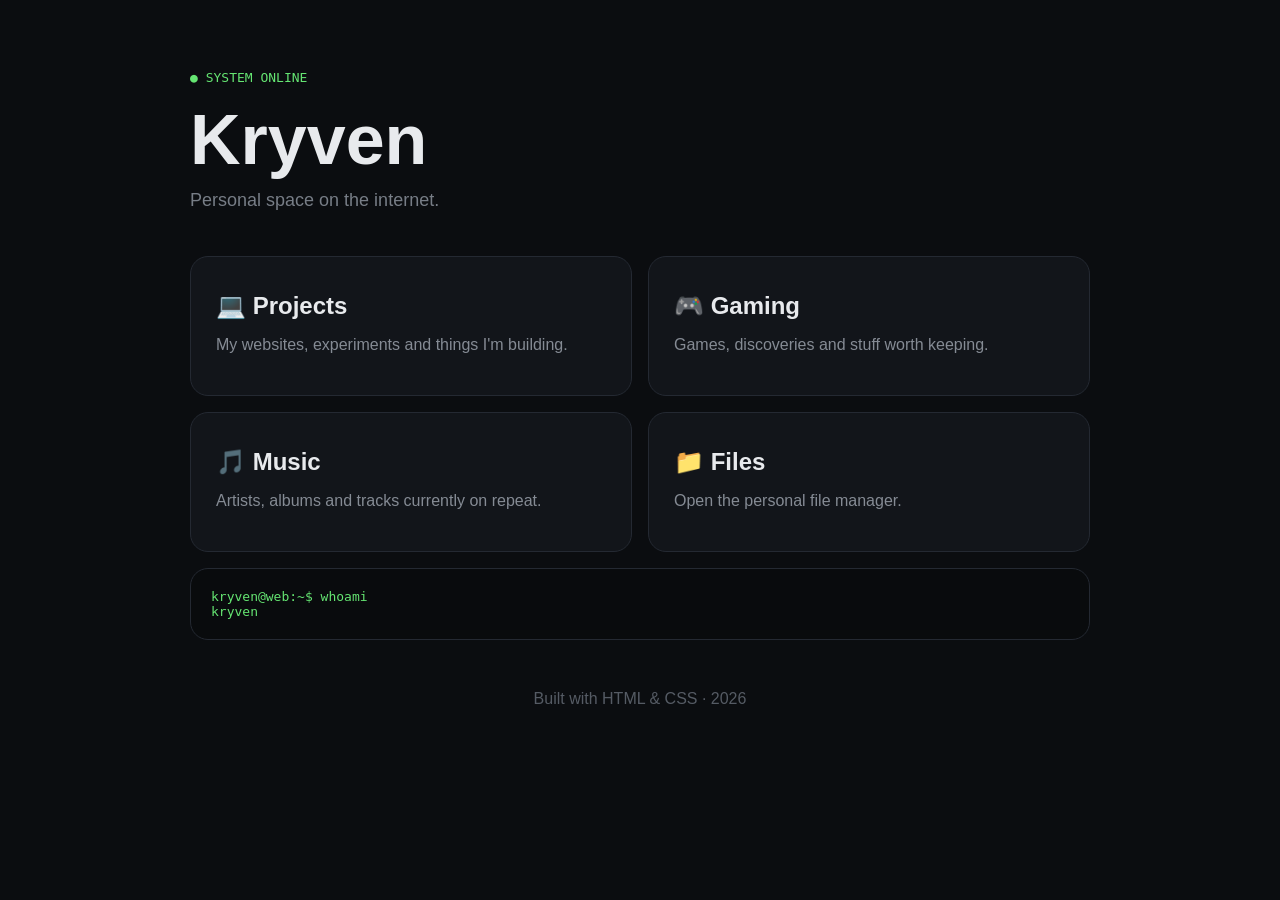
<file: index.html>
<!DOCTYPE html>
<html lang="ru">
<head>
<meta charset="UTF-8">
<meta name="viewport" content="width=device-width, initial-scale=1.0">
<title>Kryven // Home</title>

<style>
* {
    box-sizing: border-box;
}

body {
    margin: 0;
    min-height: 100vh;
    background: #0b0d10;
    color: #e8eaed;
    font-family: Arial, sans-serif;
}

.container {
    width: 90%;
    max-width: 900px;
    margin: auto;
    padding: 70px 0;
}

.status {
    color: #65e572;
    font-family: monospace;
    margin-bottom: 15px;
}

h1 {
    font-size: 70px;
    margin: 0;
}

.subtitle {
    color: #777d86;
    font-size: 18px;
    margin: 10px 0 45px;
}

.grid {
    display: grid;
    grid-template-columns: 1fr 1fr;
    gap: 16px;
}

.card {
    display: block;
    background: #12151a;
    border: 1px solid #242932;
    border-radius: 18px;
    padding: 25px;
    color: inherit;
    text-decoration: none;
    transition: 0.2s;
}

.card:hover {
    transform: translateY(-3px);
    border-color: #59616d;
}

.card h2 {
    margin: 10px 0;
}

.card p {
    color: #858b94;
}

.terminal {
    margin-top: 16px;
    padding: 20px;
    border-radius: 18px;
    background: #090b0d;
    border: 1px solid #242932;
    color: #65e572;
    font-family: monospace;
}

footer {
    margin-top: 50px;
    text-align: center;
    color: #555b64;
}

@media (max-width: 600px) {
    .grid {
        grid-template-columns: 1fr;
    }

    h1 {
        font-size: 50px;
    }
}
</style>
</head>

<body>

<div class="container">

<div class="status">● SYSTEM ONLINE</div>

<h1>Kryven</h1>

<div class="subtitle">
Personal space on the internet.
</div>

<div class="grid">

<a href="#" class="card">
<h2>💻 Projects</h2>
<p>My websites, experiments and things I'm building.</p>
</a>

<a href="#" class="card">
<h2>🎮 Gaming</h2>
<p>Games, discoveries and stuff worth keeping.</p>
</a>

<a href="#" class="card">
<h2>🎵 Music</h2>
<p>Artists, albums and tracks currently on repeat.</p>
</a>

<a href="files.html" class="card">
<h2>📁 Files</h2>
<p>Open the personal file manager.</p>
</a>

</div>

<div class="terminal">
kryven@web:~$ whoami<br>
kryven
</div>

<footer>
Built with HTML & CSS · 2026
</footer>

</div>

</body>
</html>
</file>
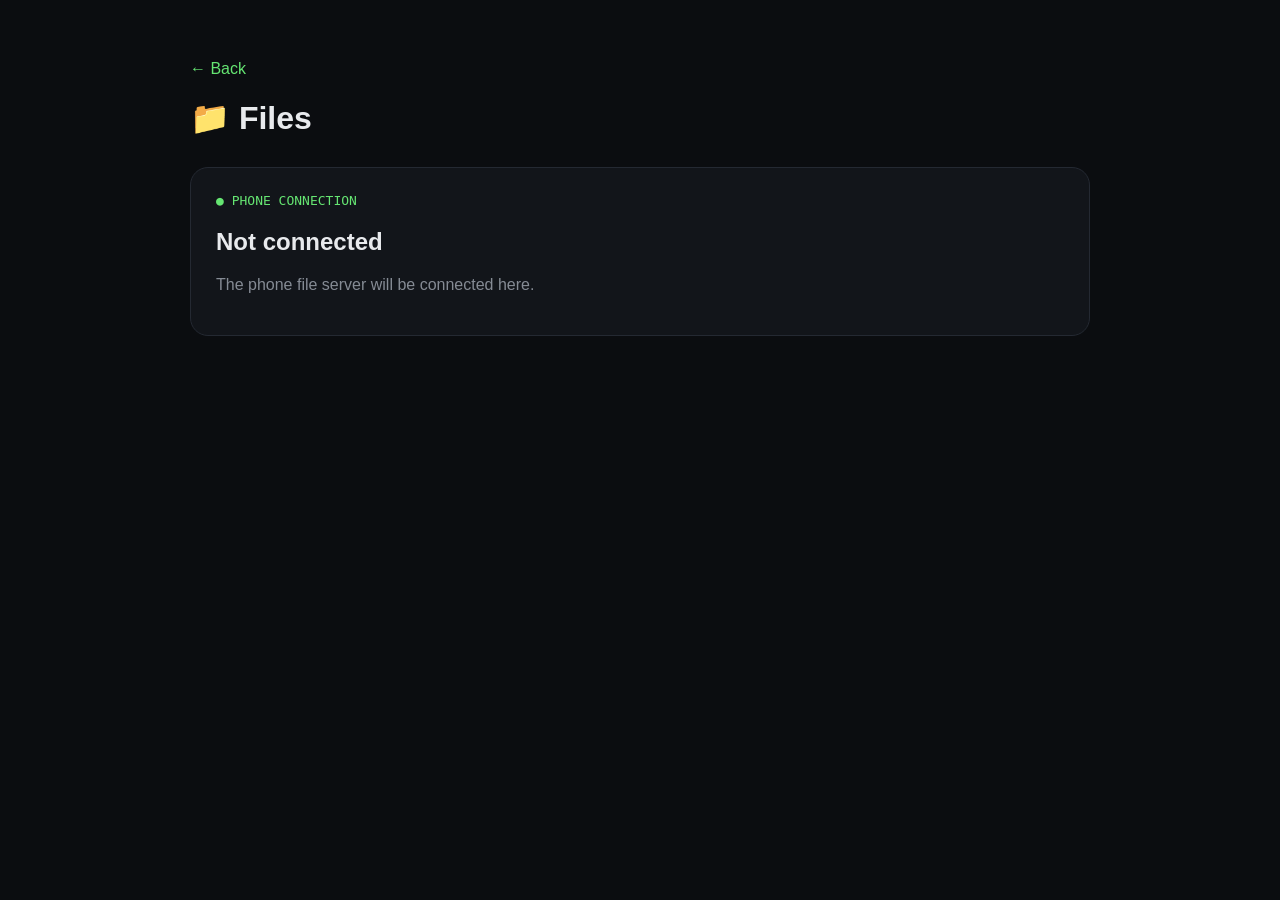
<file: files.html>
<!DOCTYPE html>
<html lang="ru">
<head>
<meta charset="UTF-8">
<meta name="viewport" content="width=device-width, initial-scale=1.0">
<title>Files // Kryven</title>

<style>
body {
    margin: 0;
    background: #0b0d10;
    color: #e8eaed;
    font-family: Arial, sans-serif;
}

.container {
    width: 90%;
    max-width: 900px;
    margin: auto;
    padding: 60px 0;
}

a {
    color: #65e572;
    text-decoration: none;
}

.panel {
    margin-top: 30px;
    padding: 25px;
    background: #12151a;
    border: 1px solid #242932;
    border-radius: 18px;
}

.status {
    color: #65e572;
    font-family: monospace;
}

p {
    color: #858b94;
}
</style>
</head>

<body>

<div class="container">

<a href="index.html">← Back</a>

<h1>📁 Files</h1>

<div class="panel">

<div class="status">● PHONE CONNECTION</div>

<h2>Not connected</h2>

<p>
The phone file server will be connected here.
</p>

</div>

</div>

</body>
</html>
</file>
